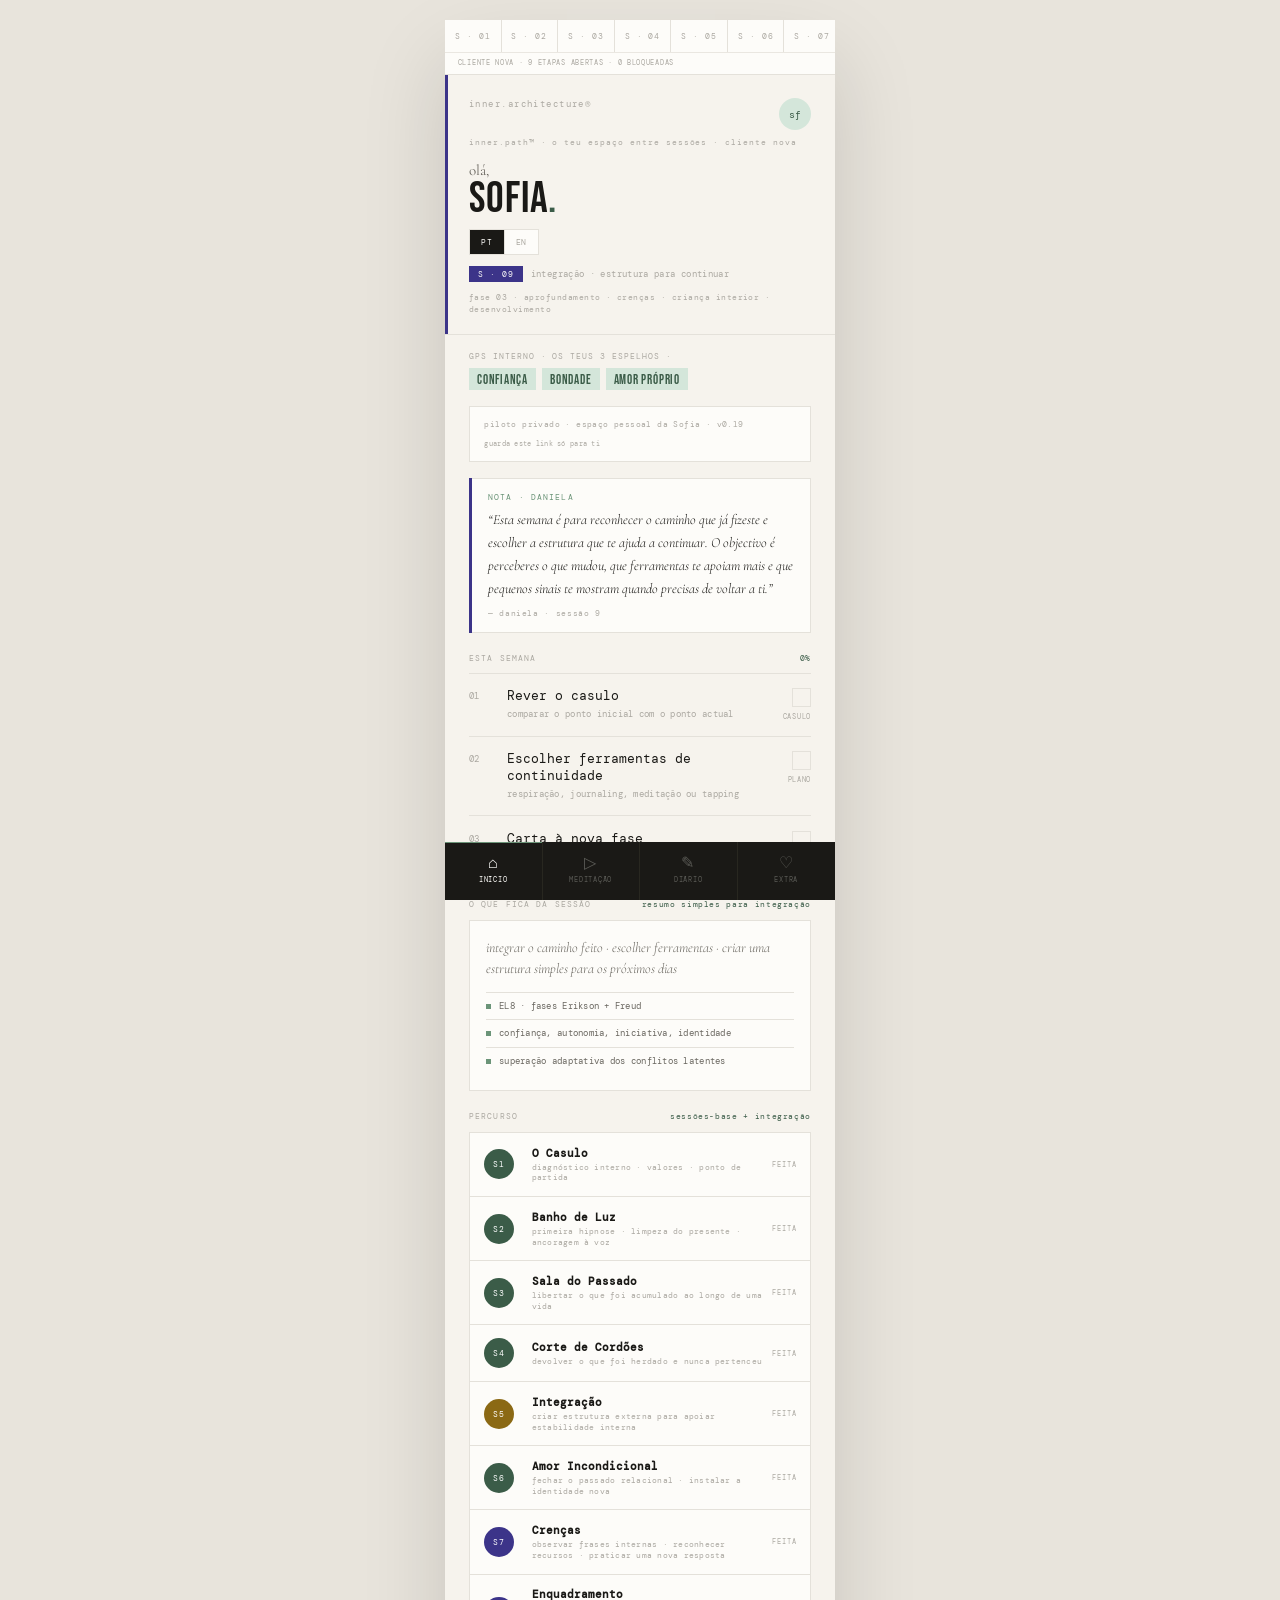
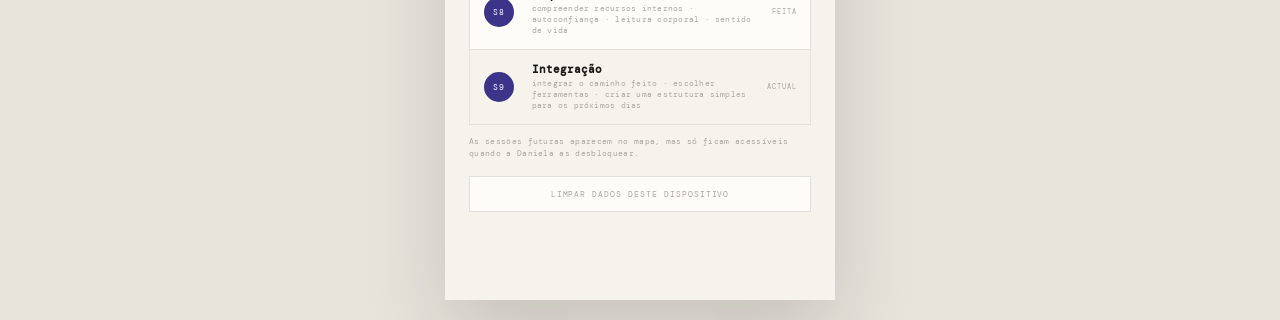
<file: index.html>
<!DOCTYPE html>
<html lang="pt">
<head>
  <meta charset="UTF-8" />
  <meta name="viewport" content="width=device-width, initial-scale=1.0" />
  <meta name="robots" content="noindex, nofollow" />
  <title>inner.path™ · Sofia v0.19</title>
  <link rel="preconnect" href="https://fonts.googleapis.com" />
  <link rel="preconnect" href="https://fonts.gstatic.com" crossorigin />
  <link href="https://fonts.googleapis.com/css2?family=Bebas+Neue&family=DM+Mono:wght@300;400&family=Cormorant+Garamond:ital,wght@0,300;0,400;1,300;1,400&display=swap" rel="stylesheet" />
  <link rel="stylesheet" href="style.css" />
</head>
<body>
  <main class="shell" id="app" aria-live="polite"></main>
  <script src="data.js?v=19"></script>
  <script src="app.js"></script>
</body>
</html>
</file>
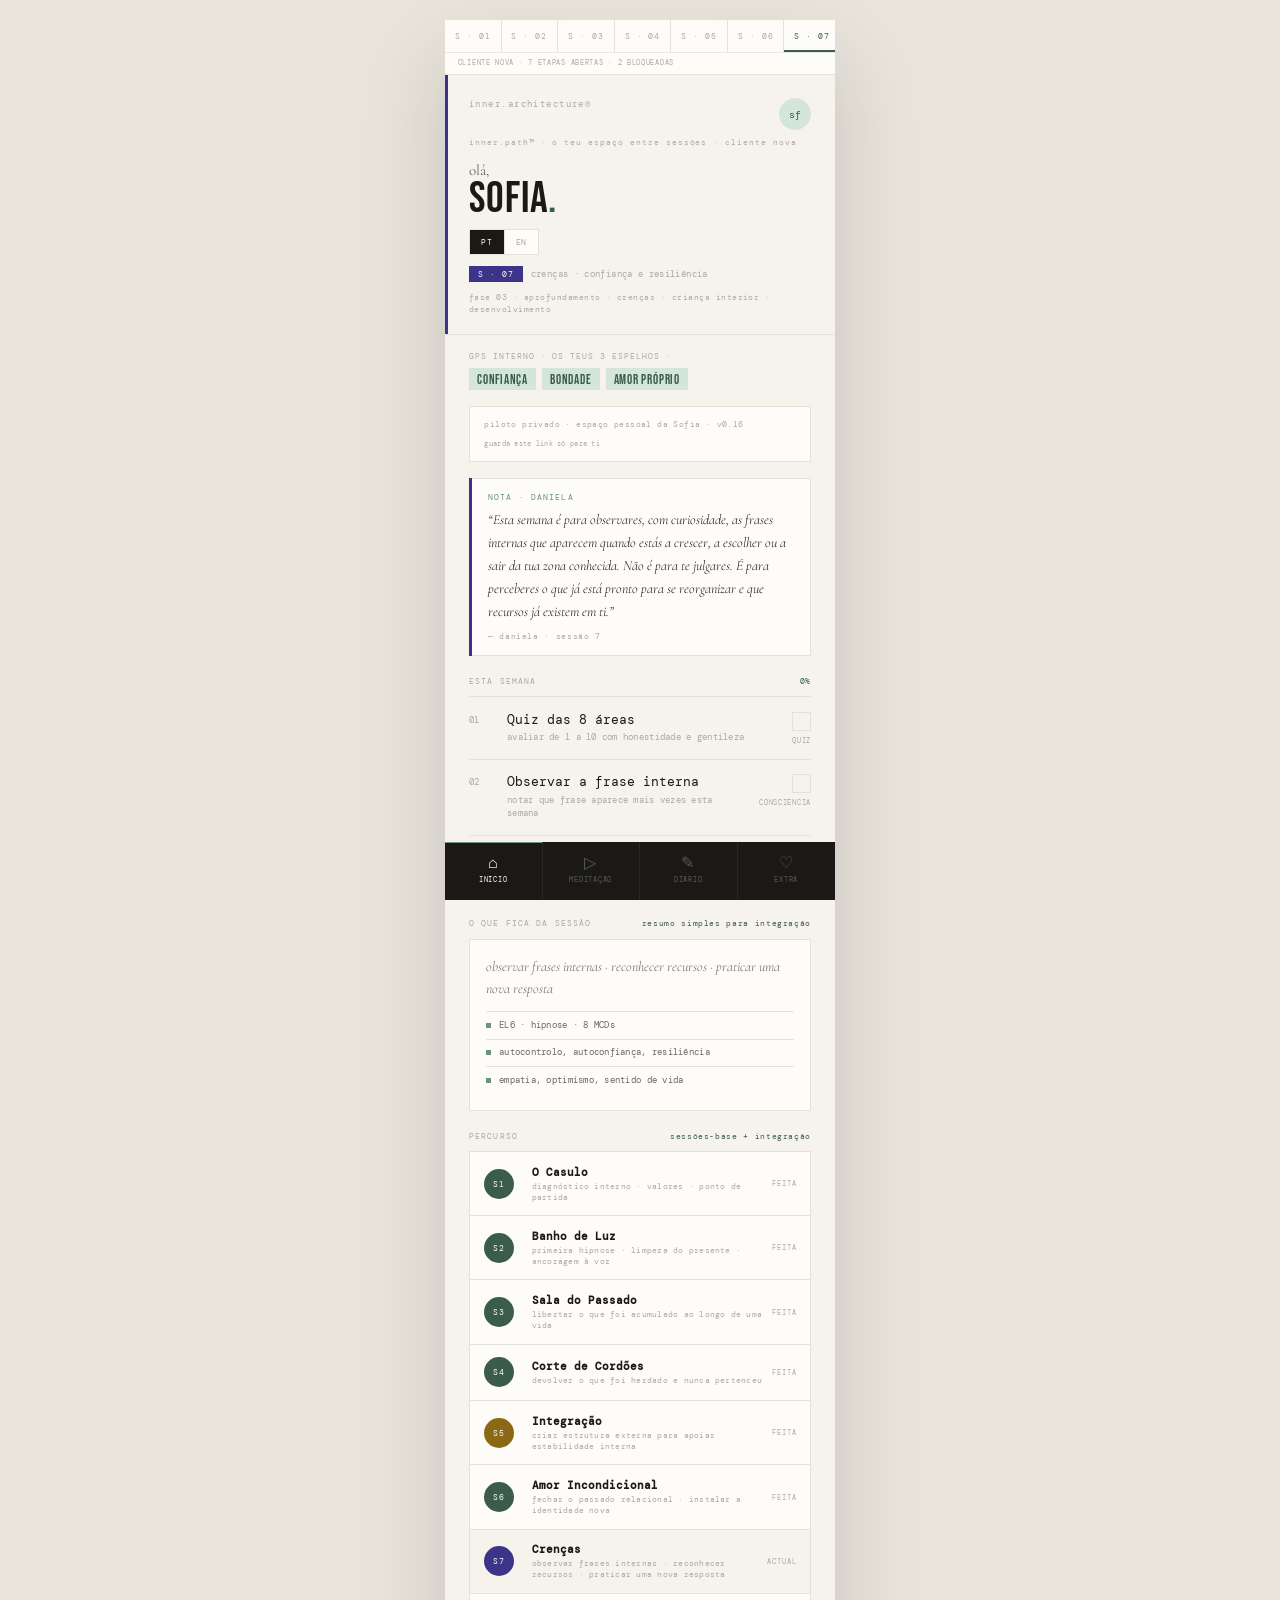
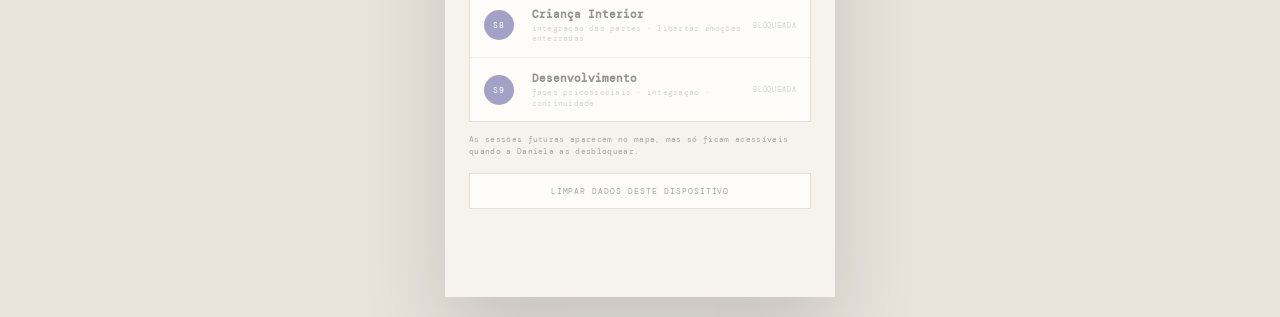
<file: inner_path_v015_sofia_only/index.html>
<!DOCTYPE html>
<html lang="pt">
<head>
  <meta charset="UTF-8" />
  <meta name="viewport" content="width=device-width, initial-scale=1.0" />
  <meta name="robots" content="noindex, nofollow" />
  <title>inner.path™ · Sofia v0.15</title>
  <link rel="preconnect" href="https://fonts.googleapis.com" />
  <link rel="preconnect" href="https://fonts.gstatic.com" crossorigin />
  <link href="https://fonts.googleapis.com/css2?family=Bebas+Neue&family=DM+Mono:wght@300;400&family=Cormorant+Garamond:ital,wght@0,300;0,400;1,300;1,400&display=swap" rel="stylesheet" />
  <link rel="stylesheet" href="style.css" />
</head>
<body>
  <main class="shell" id="app" aria-live="polite"></main>
<script src="data.js?v=16"></script>  <script src="app.js"></script>
</body>
</html>
</file>
<file: style.css>
* { box-sizing: border-box; margin: 0; padding: 0; }
:root {
  --ink: #1A1916;
  --ink-mid: #6A6760;
  --ink-faint: #ABA8A1;
  --ink-ghost: #E4E1DA;
  --paper: #F6F3ED;
  --paper-white: #FDFCF9;
  --moss: #3B5C48;
  --moss-light: #D4E6DA;
  --moss-mid: #6B9478;
  --gold: #8B6914;
  --gold-light: #F5EDD4;
  --deep: #3C3489;
  --deep-light: #EEEDFE;
  --mono: 'DM Mono', monospace;
  --serif: 'Cormorant Garamond', serif;
  --display: 'Bebas Neue', sans-serif;
}

html { background: #E8E4DC; }
body {
  min-height: 100vh;
  display: flex;
  justify-content: center;
  padding: 1.25rem .65rem;
  background: #E8E4DC;
  color: var(--ink);
  font-family: var(--mono);
}
button, textarea, input { font: inherit; }
button { border: 0; background: none; color: inherit; cursor: pointer; }
button:disabled { cursor: default; }

.shell {
  width: min(100%, 390px);
  min-height: 820px;
  background: var(--paper);
  box-shadow: 0 40px 80px rgba(0,0,0,.14);
  position: relative;
  padding-bottom: 5.5rem;
  overflow: hidden;
}

.top-panel {
  display: block;
  background: var(--paper-white);
  border-bottom: 1px solid var(--ink-ghost);
  position: sticky;
  top: 0;
  z-index: 40;
}
.session-bar {
  display: flex;
  overflow-x: auto;
  scrollbar-width: none;
  scroll-snap-type: x proximity;
  -webkit-overflow-scrolling: touch;
}
.session-bar::-webkit-scrollbar { display: none; }
.session-tab {
  flex: 0 0 auto;
  min-width: 55px;
  scroll-snap-align: start;
  padding: .68rem .62rem;
  border-right: 1px solid var(--ink-ghost);
  font-size: 8px;
  letter-spacing: .12em;
  text-transform: uppercase;
  color: var(--ink-faint);
  position: relative;
}
.session-tab.is-active { color: var(--moss); }
.session-tab.is-active::after {
  content: "";
  position: absolute;
  left: 0;
  right: 0;
  bottom: 0;
  height: 2px;
  background: var(--moss);
}
.session-tab.is-current { color: var(--moss); }
.session-tab.is-locked { color: #d0ccc3; }
.session-drag-hint {
  padding: .35rem .8rem .42rem;
  border-top: 1px solid rgba(228,225,218,.75);
  color: var(--ink-faint);
  font-size: 7px;
  letter-spacing: .1em;
  text-transform: uppercase;
}
.language-toggle {
  display: inline-flex;
  border: 1px solid var(--ink-ghost);
  background: var(--paper-white);
}
.language-toggle button {
  padding: .43rem .6rem;
  min-width: 34px;
  font-size: 8px;
  letter-spacing: .08em;
  color: var(--ink-faint);
}
.language-toggle button + button { border-left: 1px solid var(--ink-ghost); }
.language-toggle button.is-active {
  background: var(--ink);
  color: var(--paper-white);
}
.header-language {
  margin-top: .6rem;
  margin-bottom: .25rem;
}

.header {
  padding: 1.45rem 1.5rem 1.15rem;
  border-bottom: 1px solid var(--ink-ghost);
  position: relative;
}
.header::before {
  content: "";
  position: absolute;
  left: 0;
  top: 0;
  bottom: 0;
  width: 3px;
  background: var(--moss);
}
.header.phase-integration::before { background: var(--gold); }
.header.phase-deep::before { background: var(--deep); }
.header-top { display: flex; justify-content: space-between; align-items: flex-start; margin-bottom: .45rem; }
.logo { font-size: 9px; letter-spacing: .16em; color: var(--ink-faint); text-transform: lowercase; }
.avatar {
  width: 32px;
  height: 32px;
  border-radius: 50%;
  display: flex;
  align-items: center;
  justify-content: center;
  background: var(--moss-light);
  color: var(--moss);
  font-size: 10px;
  text-transform: lowercase;
}
.product-line { font-size: 8px; letter-spacing: .12em; color: var(--ink-faint); text-transform: lowercase; margin-bottom: .85rem; }
.greeting-small { font-family: var(--serif); font-size: 15px; color: var(--ink-mid); }
.greeting-name {
  font-family: var(--display);
  font-size: 44px;
  line-height: .92;
  letter-spacing: .02em;
  font-weight: 400;
}
.greeting-name span { color: var(--moss); }
.week-tag { display: flex; gap: 8px; align-items: center; margin-top: .45rem; }
.week-pill { color: var(--paper-white); padding: 3px 9px; font-size: 8px; letter-spacing: .12em; text-transform: uppercase; background: var(--moss); }
.week-pill.phase-integration { background: var(--gold); }
.week-pill.phase-deep { background: var(--deep); }
.week-label { color: var(--ink-faint); font-size: 9px; letter-spacing: .04em; }
.phase-line-text { margin-top: .65rem; color: var(--ink-faint); font-size: 8px; letter-spacing: .06em; line-height: 1.45; text-transform: lowercase; }

.values-strip { margin: 1rem 1.5rem 0; }
.values-label { display: block; margin-bottom: .45rem; color: var(--ink-faint); font-size: 8px; letter-spacing: .12em; text-transform: uppercase; }
.values-list { display: flex; flex-wrap: wrap; gap: 6px; }
.value-pill { background: var(--moss-light); color: var(--moss); font-family: var(--display); font-size: 13px; letter-spacing: .06em; padding: 4px 8px 2px; text-transform: uppercase; }

.notice { margin: 1rem 1.5rem 0; padding: .7rem .9rem; background: var(--paper-white); border: 1px solid var(--ink-ghost); color: var(--ink-faint); font-size: 8px; letter-spacing: .05em; line-height: 1.5; }
.preview-note {
  background: var(--gold-light);
  border: 1px solid rgba(139,105,20,.25);
  padding: .75rem .9rem;
  display: flex;
  flex-direction: column;
  gap: .25rem;
}
.preview-note strong {
  color: var(--gold);
  font-size: 8px;
  letter-spacing: .14em;
  text-transform: uppercase;
}
.preview-note span {
  color: var(--ink-mid);
  font-size: 9px;
  line-height: 1.45;
  letter-spacing: .03em;
}
.message-banner { margin: 1rem 1.5rem 0; display: grid; grid-template-columns: 3px 1fr; }
.message-bar { background: var(--moss); }
.message-bar.phase-integration { background: var(--gold); }
.message-bar.phase-deep { background: var(--deep); }
.message-body { padding: .85rem 1rem; background: var(--paper-white); border: 1px solid var(--ink-ghost); border-left: 0; }
.message-label { margin-bottom: .35rem; color: var(--moss-mid); font-size: 8px; letter-spacing: .14em; text-transform: uppercase; }
.message-text { font-family: var(--serif); font-size: 14px; font-style: italic; font-weight: 300; line-height: 1.65; color: var(--ink); }
.message-signature { margin-top: .5rem; color: var(--ink-faint); font-size: 8px; letter-spacing: .08em; }

.section { margin: 1.25rem 1.5rem 0; }
.last-section { margin-bottom: 1rem; }
.section-head { display: flex; justify-content: space-between; gap: 1rem; align-items: baseline; margin-bottom: .65rem; }
.section-label { color: var(--ink-faint); font-size: 8px; letter-spacing: .14em; text-transform: uppercase; }
.section-value { color: var(--moss); font-size: 8px; letter-spacing: .08em; text-transform: lowercase; text-align: right; }

.empty-card, .extra-card, .journal-card, .info-card, .memory-card, .timeline-card, .breath-card {
  background: var(--paper-white);
  border: 1px solid var(--ink-ghost);
}
.empty-card { padding: 1rem; }
.empty-title { font-family: var(--display); font-size: 22px; letter-spacing: .05em; margin-bottom: .35rem; }
.empty-card p, .extra-card p, .breath-card p { font-family: var(--serif); font-size: 14px; font-weight: 300; line-height: 1.65; color: var(--ink-mid); }

.audio-shortcut {
  width: 100%;
  display: grid;
  grid-template-columns: 1fr auto;
  gap: 1rem;
  align-items: center;
  padding: 1rem;
  background: var(--ink);
  color: var(--paper-white);
  text-align: left;
}
.audio-shortcut-kicker, .audio-shortcut-detail { display: block; color: #6f6d67; font-size: 8px; letter-spacing: .12em; text-transform: uppercase; }
.audio-shortcut-title { display: block; font-family: var(--display); font-size: 22px; line-height: 1; letter-spacing: .05em; margin: .25rem 0; }
.audio-shortcut-play { border: 1px solid var(--moss-mid); border-radius: 50%; width: 46px; height: 46px; display: flex; align-items: center; justify-content: center; color: var(--moss-light); font-size: 8px; letter-spacing: .1em; text-transform: uppercase; }
.audio-card { background: var(--ink); padding: 1.1rem; color: var(--paper-white); }
.audio-kicker, .extra-kicker { color: var(--moss-mid); font-size: 8px; letter-spacing: .14em; text-transform: uppercase; margin-bottom: .55rem; }
.audio-card h2, .extra-card h2, .breath-card h2 { font-family: var(--display); font-size: 24px; line-height: 1; letter-spacing: .05em; margin-bottom: .35rem; font-weight: 400; }
.audio-card p { color: #77746d; font-size: 9px; letter-spacing: .06em; margin-bottom: .85rem; }
.spotify-player { border-radius: 0; background: #000; }

.task-list { border-top: 1px solid var(--ink-ghost); }
.task-card {
  width: 100%;
  display: grid;
  grid-template-columns: 28px 1fr auto;
  gap: 10px;
  align-items: start;
  padding: .9rem 0;
  border-bottom: 1px solid var(--ink-ghost);
  text-align: left;
}
.task-num { color: var(--ink-faint); font-size: 9px; padding-top: 2px; }
.task-title { display: block; font-size: 13px; color: var(--ink); margin-bottom: 3px; line-height: 1.3; }
.task-detail { display: block; color: var(--ink-faint); font-size: 9px; letter-spacing: .03em; line-height: 1.45; }
.task-meta { display: flex; flex-direction: column; align-items: flex-end; gap: 5px; }
.task-check { width: 19px; height: 19px; border: 1px solid var(--ink-ghost); display: flex; align-items: center; justify-content: center; color: transparent; transition: all .2s; }
.task-type { color: var(--ink-faint); font-size: 7px; letter-spacing: .1em; text-transform: uppercase; }
.task-card.is-done .task-check { color: white; background: var(--moss); border-color: var(--moss); }
.task-card.is-done .task-title { color: var(--ink-faint); text-decoration: line-through; }

.memory-card { padding: 1rem; }
.memory-title { font-family: var(--serif); font-size: 14px; font-style: italic; font-weight: 300; line-height: 1.55; color: var(--ink-mid); margin-bottom: .75rem; }
.mini-item { display: flex; align-items: flex-start; gap: 8px; padding: .42rem 0; border-top: 1px solid var(--ink-ghost); color: var(--ink-mid); font-size: 9px; letter-spacing: .03em; line-height: 1.45; }
.mini-item span { width: 5px; height: 5px; margin-top: 4px; flex: 0 0 auto; background: var(--moss-mid); }

.info-card { padding: 1rem; }
.info-intro { font-family: var(--serif); font-style: italic; font-weight: 300; font-size: 14px; margin-bottom: .8rem; color: var(--ink); }
.info-row { display: grid; grid-template-columns: 8px 1fr; gap: 9px; padding: .55rem 0; border-top: 1px solid var(--ink-ghost); }
.info-row > span { width: 6px; height: 6px; border: 1px solid var(--moss-mid); background: var(--moss-light); margin-top: 4px; }
.info-row strong { display: block; font-size: 10px; color: var(--ink-mid); letter-spacing: .03em; margin-bottom: 2px; }
.info-row small { display: block; font-size: 9px; color: var(--ink-faint); letter-spacing: .03em; line-height: 1.45; }

.journal-card { padding: 1rem; }
.journal-question { display: block; font-family: var(--serif); font-style: italic; font-size: 15px; font-weight: 300; line-height: 1.5; color: var(--ink); margin-bottom: .55rem; }
.journal-area { width: 100%; border: 0; border-bottom: 1px solid var(--ink-ghost); background: transparent; outline: 0; resize: vertical; min-height: 90px; margin-bottom: 1.1rem; padding: .2rem 0 .55rem; font-family: var(--serif); font-style: italic; font-size: 14px; line-height: 1.6; color: var(--ink); }
.journal-area::placeholder { color: var(--ink-faint); }

.extra-card, .breath-card { padding: 1rem; }
.tap-list { display: grid; gap: 6px; margin-top: .85rem; }
.tap-point { display: grid; grid-template-columns: 30px 1fr; gap: 8px; align-items: center; padding: .65rem .7rem; border: 1px solid var(--ink-ghost); text-align: left; font-size: 10px; color: var(--ink-mid); text-transform: lowercase; }
.tap-point span { color: var(--ink-faint); }
.tap-point.is-done { background: var(--moss-light); border-color: var(--moss-light); color: var(--moss); }

.breath-card { text-align: center; background: var(--ink); color: var(--paper-white); border-color: var(--ink); }
.breath-card p { color: #77746d; }
.breath-circle { width: 96px; height: 96px; border-radius: 50%; border: 1px solid #3A3A35; color: #77746d; margin: 1rem auto .85rem; display: flex; align-items: center; justify-content: center; font-size: 9px; letter-spacing: .12em; text-transform: uppercase; transition: all .4s; }
.breath-circle.inhale { transform: scale(1.12); border-color: var(--moss-mid); color: var(--moss-light); background: rgba(59,92,72,.14); }
.breath-days { display: flex; gap: 5px; justify-content: center; flex-wrap: wrap; }
.breath-day { width: 28px; height: 28px; border: 1px solid #3A3A35; color: #77746d; font-size: 8px; }
.breath-day.is-done { background: var(--moss); border-color: var(--moss); color: white; }

.radar-wrap { display: flex; justify-content: center; margin: 1rem 0; padding: .5rem; background: var(--paper); border: 1px solid var(--ink-ghost); }
#casulo-radar { width: 220px; height: 220px; }
.radar-grid circle, .radar-grid line { fill: none; stroke: var(--ink-ghost); stroke-width: .8; }
.radar-shape { fill: rgba(59,92,72,.22); stroke: var(--moss); stroke-width: 1.5; }
.radar-center { fill: var(--moss); }
.slider-list { display: grid; gap: .65rem; margin-top: .85rem; }
.slider-row { display: grid; grid-template-columns: 1fr 100px 24px; gap: 8px; align-items: center; font-size: 8px; letter-spacing: .05em; color: var(--ink-mid); text-transform: uppercase; }
.slider-row input { width: 100%; accent-color: var(--moss); }
.slider-row strong { color: var(--moss); text-align: right; font-size: 9px; }
.photo-note { margin-top: 1rem; padding: .75rem; border: 1px solid var(--ink-ghost); background: var(--paper); }
.photo-note strong { display: block; font-size: 8px; letter-spacing: .12em; text-transform: uppercase; color: var(--moss); margin-bottom: .3rem; }
.photo-note span, .mini-note { display: block; color: var(--ink-faint); font-size: 8px; letter-spacing: .04em; line-height: 1.55; }

.phrase-grid { display: grid; grid-template-columns: 1fr 1fr; gap: 7px; margin-top: .9rem; }
.phrase-btn { border: 1px solid var(--ink-ghost); padding: .8rem .5rem; font-family: var(--serif); font-size: 15px; font-style: italic; color: var(--ink-mid); }
.phrase-btn.is-done { background: var(--moss-light); border-color: var(--moss-light); color: var(--moss); }
.continuity-grid { display: grid; grid-template-columns: repeat(6, 1fr); gap: 5px; margin-top: 1rem; }
.day-cell { aspect-ratio: 1 / 1; border: 1px solid var(--ink-ghost); color: var(--ink-faint); font-size: 8px; }
.day-cell.is-done { background: var(--moss); border-color: var(--moss); color: white; }

.timeline-card { overflow: hidden; }
.timeline-item { width: 100%; display: grid; grid-template-columns: 38px 1fr auto; gap: 10px; align-items: center; padding: .8rem .85rem; border-bottom: 1px solid var(--ink-ghost); text-align: left; background: var(--paper-white); }
.timeline-item:last-child { border-bottom: 0; }
.timeline-item.locked { opacity: .45; }
.timeline-item.is-active { background: var(--paper); }
.timeline-dot { width: 30px; height: 30px; border-radius: 50%; display: flex; align-items: center; justify-content: center; background: var(--moss); color: white; font-size: 8px; letter-spacing: .05em; }
.timeline-dot.phase-integration { background: var(--gold); }
.timeline-dot.phase-deep { background: var(--deep); }
.timeline-copy strong { display: block; font-size: 11px; color: var(--ink); margin-bottom: 2px; }
.timeline-copy small { display: block; font-size: 8px; color: var(--ink-faint); letter-spacing: .03em; line-height: 1.35; }
.timeline-status { color: var(--ink-faint); font-size: 7px; letter-spacing: .12em; text-transform: uppercase; }
.timeline-card + .mini-note { margin-top: .65rem; }

.clear-section { margin-top: .9rem; }
.clear-btn { width: 100%; border: 1px solid var(--ink-ghost); padding: .75rem .5rem; color: var(--ink-faint); font-size: 8px; letter-spacing: .12em; text-transform: uppercase; background: var(--paper-white); }

.bottom-nav {
  position: fixed;
  left: 50%;
  bottom: 0;
  transform: translateX(-50%);
  width: min(100%, 390px);
  display: grid;
  grid-template-columns: repeat(4,1fr);
  background: var(--ink);
  z-index: 80;
}
.nav-button { padding: .8rem .2rem 1rem; color: #5A5A55; border-right: 1px solid #282720; font-size: 7px; letter-spacing: .11em; text-transform: uppercase; display: flex; flex-direction: column; gap: 4px; align-items: center; }
.nav-button:last-child { border-right: 0; }
.nav-button span { font-size: 16px; line-height: 1; }
.nav-button.is-active { color: var(--paper-white); box-shadow: inset 0 1px 0 var(--moss-mid); }

@media (max-width: 420px) {
  body { padding: 0; }
  .shell { width: 100%; min-height: 100vh; box-shadow: none; }
  .bottom-nav { width: 100%; }
}

.sub-block {
  margin-top: 1rem;
  padding-top: 1rem;
  border-top: 1px solid var(--ink-ghost);
}
.sub-block h3 {
  font-size: 8px;
  letter-spacing: .14em;
  text-transform: uppercase;
  color: var(--moss);
  margin-bottom: .6rem;
  font-weight: 400;
}
.continuity-card .sub-block h3 { color: var(--deep); }
.journal-area.compact { margin-top: .35rem; margin-bottom: 0; }

/* v0.8 · dois modos de entrada */
.notice-line { margin-bottom: .55rem; }
.client-switcher { display: flex; gap: 6px; flex-wrap: wrap; }
.client-chip {
  border: 1px solid var(--ink-ghost);
  background: var(--paper);
  color: var(--ink-faint);
  padding: .45rem .55rem;
  font-size: 7px;
  letter-spacing: .1em;
  text-transform: uppercase;
}
.client-chip.is-active {
  background: var(--ink);
  border-color: var(--ink);
  color: var(--paper-white);
}
.phrase-static {
  border: 1px solid var(--ink-ghost);
  padding: .8rem .5rem;
  font-family: var(--serif);
  font-size: 15px;
  font-style: italic;
  color: var(--ink-mid);
  background: var(--paper);
  line-height: 1.25;
}
.first-sub-block { margin-top: 0; padding-top: 0; border-top: 0; }
.reconnect-card .sub-block h3 { color: var(--gold); }

.sub-help { font-family: var(--mono); font-size: 9px; letter-spacing: .03em; line-height: 1.55; color: var(--ink-faint); margin: -.2rem 0 .75rem; }
.inner-photo-block { margin: 1rem 0 1.2rem; padding: 1rem; border: 1px solid var(--ink-ghost); background: var(--paper-white); }
.photo-upload-box { display: flex; min-height: 132px; border: 1px dashed var(--ink-ghost); align-items: center; justify-content: center; flex-direction: column; gap: .5rem; cursor: pointer; color: var(--ink-faint); font-family: var(--mono); font-size: 9px; letter-spacing: .08em; text-transform: uppercase; overflow: hidden; position: relative; }
.photo-upload-box input { display: none; }
.photo-upload-box img { display: none; max-width: 100%; max-height: 220px; object-fit: contain; }
.photo-upload-box img.is-visible { display: block; }
.inner-photo-block small { display: block; margin-top: .55rem; font-family: var(--mono); font-size: 8px; line-height: 1.5; letter-spacing: .04em; color: var(--ink-faint); }

.client-link-line {
  margin-top: 0.55rem;
  font-family: var(--mono);
  font-size: 7px;
  line-height: 1.45;
  letter-spacing: .04em;
  color: var(--ink-faint);
  word-break: break-all;
}
</file>
<file: inner_path_v015_sofia_only/style.css>
* { box-sizing: border-box; margin: 0; padding: 0; }
:root {
  --ink: #1A1916;
  --ink-mid: #6A6760;
  --ink-faint: #ABA8A1;
  --ink-ghost: #E4E1DA;
  --paper: #F6F3ED;
  --paper-white: #FDFCF9;
  --moss: #3B5C48;
  --moss-light: #D4E6DA;
  --moss-mid: #6B9478;
  --gold: #8B6914;
  --gold-light: #F5EDD4;
  --deep: #3C3489;
  --deep-light: #EEEDFE;
  --mono: 'DM Mono', monospace;
  --serif: 'Cormorant Garamond', serif;
  --display: 'Bebas Neue', sans-serif;
}

html { background: #E8E4DC; }
body {
  min-height: 100vh;
  display: flex;
  justify-content: center;
  padding: 1.25rem .65rem;
  background: #E8E4DC;
  color: var(--ink);
  font-family: var(--mono);
}
button, textarea, input { font: inherit; }
button { border: 0; background: none; color: inherit; cursor: pointer; }
button:disabled { cursor: default; }

.shell {
  width: min(100%, 390px);
  min-height: 820px;
  background: var(--paper);
  box-shadow: 0 40px 80px rgba(0,0,0,.14);
  position: relative;
  padding-bottom: 5.5rem;
  overflow: hidden;
}

.top-panel {
  display: block;
  background: var(--paper-white);
  border-bottom: 1px solid var(--ink-ghost);
  position: sticky;
  top: 0;
  z-index: 40;
}
.session-bar {
  display: flex;
  overflow-x: auto;
  scrollbar-width: none;
  scroll-snap-type: x proximity;
  -webkit-overflow-scrolling: touch;
}
.session-bar::-webkit-scrollbar { display: none; }
.session-tab {
  flex: 0 0 auto;
  min-width: 55px;
  scroll-snap-align: start;
  padding: .68rem .62rem;
  border-right: 1px solid var(--ink-ghost);
  font-size: 8px;
  letter-spacing: .12em;
  text-transform: uppercase;
  color: var(--ink-faint);
  position: relative;
}
.session-tab.is-active { color: var(--moss); }
.session-tab.is-active::after {
  content: "";
  position: absolute;
  left: 0;
  right: 0;
  bottom: 0;
  height: 2px;
  background: var(--moss);
}
.session-tab.is-current { color: var(--moss); }
.session-tab.is-locked { color: #d0ccc3; }
.session-drag-hint {
  padding: .35rem .8rem .42rem;
  border-top: 1px solid rgba(228,225,218,.75);
  color: var(--ink-faint);
  font-size: 7px;
  letter-spacing: .1em;
  text-transform: uppercase;
}
.language-toggle {
  display: inline-flex;
  border: 1px solid var(--ink-ghost);
  background: var(--paper-white);
}
.language-toggle button {
  padding: .43rem .6rem;
  min-width: 34px;
  font-size: 8px;
  letter-spacing: .08em;
  color: var(--ink-faint);
}
.language-toggle button + button { border-left: 1px solid var(--ink-ghost); }
.language-toggle button.is-active {
  background: var(--ink);
  color: var(--paper-white);
}
.header-language {
  margin-top: .6rem;
  margin-bottom: .25rem;
}

.header {
  padding: 1.45rem 1.5rem 1.15rem;
  border-bottom: 1px solid var(--ink-ghost);
  position: relative;
}
.header::before {
  content: "";
  position: absolute;
  left: 0;
  top: 0;
  bottom: 0;
  width: 3px;
  background: var(--moss);
}
.header.phase-integration::before { background: var(--gold); }
.header.phase-deep::before { background: var(--deep); }
.header-top { display: flex; justify-content: space-between; align-items: flex-start; margin-bottom: .45rem; }
.logo { font-size: 9px; letter-spacing: .16em; color: var(--ink-faint); text-transform: lowercase; }
.avatar {
  width: 32px;
  height: 32px;
  border-radius: 50%;
  display: flex;
  align-items: center;
  justify-content: center;
  background: var(--moss-light);
  color: var(--moss);
  font-size: 10px;
  text-transform: lowercase;
}
.product-line { font-size: 8px; letter-spacing: .12em; color: var(--ink-faint); text-transform: lowercase; margin-bottom: .85rem; }
.greeting-small { font-family: var(--serif); font-size: 15px; color: var(--ink-mid); }
.greeting-name {
  font-family: var(--display);
  font-size: 44px;
  line-height: .92;
  letter-spacing: .02em;
  font-weight: 400;
}
.greeting-name span { color: var(--moss); }
.week-tag { display: flex; gap: 8px; align-items: center; margin-top: .45rem; }
.week-pill { color: var(--paper-white); padding: 3px 9px; font-size: 8px; letter-spacing: .12em; text-transform: uppercase; background: var(--moss); }
.week-pill.phase-integration { background: var(--gold); }
.week-pill.phase-deep { background: var(--deep); }
.week-label { color: var(--ink-faint); font-size: 9px; letter-spacing: .04em; }
.phase-line-text { margin-top: .65rem; color: var(--ink-faint); font-size: 8px; letter-spacing: .06em; line-height: 1.45; text-transform: lowercase; }

.values-strip { margin: 1rem 1.5rem 0; }
.values-label { display: block; margin-bottom: .45rem; color: var(--ink-faint); font-size: 8px; letter-spacing: .12em; text-transform: uppercase; }
.values-list { display: flex; flex-wrap: wrap; gap: 6px; }
.value-pill { background: var(--moss-light); color: var(--moss); font-family: var(--display); font-size: 13px; letter-spacing: .06em; padding: 4px 8px 2px; text-transform: uppercase; }

.notice { margin: 1rem 1.5rem 0; padding: .7rem .9rem; background: var(--paper-white); border: 1px solid var(--ink-ghost); color: var(--ink-faint); font-size: 8px; letter-spacing: .05em; line-height: 1.5; }
.preview-note {
  background: var(--gold-light);
  border: 1px solid rgba(139,105,20,.25);
  padding: .75rem .9rem;
  display: flex;
  flex-direction: column;
  gap: .25rem;
}
.preview-note strong {
  color: var(--gold);
  font-size: 8px;
  letter-spacing: .14em;
  text-transform: uppercase;
}
.preview-note span {
  color: var(--ink-mid);
  font-size: 9px;
  line-height: 1.45;
  letter-spacing: .03em;
}
.message-banner { margin: 1rem 1.5rem 0; display: grid; grid-template-columns: 3px 1fr; }
.message-bar { background: var(--moss); }
.message-bar.phase-integration { background: var(--gold); }
.message-bar.phase-deep { background: var(--deep); }
.message-body { padding: .85rem 1rem; background: var(--paper-white); border: 1px solid var(--ink-ghost); border-left: 0; }
.message-label { margin-bottom: .35rem; color: var(--moss-mid); font-size: 8px; letter-spacing: .14em; text-transform: uppercase; }
.message-text { font-family: var(--serif); font-size: 14px; font-style: italic; font-weight: 300; line-height: 1.65; color: var(--ink); }
.message-signature { margin-top: .5rem; color: var(--ink-faint); font-size: 8px; letter-spacing: .08em; }

.section { margin: 1.25rem 1.5rem 0; }
.last-section { margin-bottom: 1rem; }
.section-head { display: flex; justify-content: space-between; gap: 1rem; align-items: baseline; margin-bottom: .65rem; }
.section-label { color: var(--ink-faint); font-size: 8px; letter-spacing: .14em; text-transform: uppercase; }
.section-value { color: var(--moss); font-size: 8px; letter-spacing: .08em; text-transform: lowercase; text-align: right; }

.empty-card, .extra-card, .journal-card, .info-card, .memory-card, .timeline-card, .breath-card {
  background: var(--paper-white);
  border: 1px solid var(--ink-ghost);
}
.empty-card { padding: 1rem; }
.empty-title { font-family: var(--display); font-size: 22px; letter-spacing: .05em; margin-bottom: .35rem; }
.empty-card p, .extra-card p, .breath-card p { font-family: var(--serif); font-size: 14px; font-weight: 300; line-height: 1.65; color: var(--ink-mid); }

.audio-shortcut {
  width: 100%;
  display: grid;
  grid-template-columns: 1fr auto;
  gap: 1rem;
  align-items: center;
  padding: 1rem;
  background: var(--ink);
  color: var(--paper-white);
  text-align: left;
}
.audio-shortcut-kicker, .audio-shortcut-detail { display: block; color: #6f6d67; font-size: 8px; letter-spacing: .12em; text-transform: uppercase; }
.audio-shortcut-title { display: block; font-family: var(--display); font-size: 22px; line-height: 1; letter-spacing: .05em; margin: .25rem 0; }
.audio-shortcut-play { border: 1px solid var(--moss-mid); border-radius: 50%; width: 46px; height: 46px; display: flex; align-items: center; justify-content: center; color: var(--moss-light); font-size: 8px; letter-spacing: .1em; text-transform: uppercase; }
.audio-card { background: var(--ink); padding: 1.1rem; color: var(--paper-white); }
.audio-kicker, .extra-kicker { color: var(--moss-mid); font-size: 8px; letter-spacing: .14em; text-transform: uppercase; margin-bottom: .55rem; }
.audio-card h2, .extra-card h2, .breath-card h2 { font-family: var(--display); font-size: 24px; line-height: 1; letter-spacing: .05em; margin-bottom: .35rem; font-weight: 400; }
.audio-card p { color: #77746d; font-size: 9px; letter-spacing: .06em; margin-bottom: .85rem; }
.spotify-player { border-radius: 0; background: #000; }

.task-list { border-top: 1px solid var(--ink-ghost); }
.task-card {
  width: 100%;
  display: grid;
  grid-template-columns: 28px 1fr auto;
  gap: 10px;
  align-items: start;
  padding: .9rem 0;
  border-bottom: 1px solid var(--ink-ghost);
  text-align: left;
}
.task-num { color: var(--ink-faint); font-size: 9px; padding-top: 2px; }
.task-title { display: block; font-size: 13px; color: var(--ink); margin-bottom: 3px; line-height: 1.3; }
.task-detail { display: block; color: var(--ink-faint); font-size: 9px; letter-spacing: .03em; line-height: 1.45; }
.task-meta { display: flex; flex-direction: column; align-items: flex-end; gap: 5px; }
.task-check { width: 19px; height: 19px; border: 1px solid var(--ink-ghost); display: flex; align-items: center; justify-content: center; color: transparent; transition: all .2s; }
.task-type { color: var(--ink-faint); font-size: 7px; letter-spacing: .1em; text-transform: uppercase; }
.task-card.is-done .task-check { color: white; background: var(--moss); border-color: var(--moss); }
.task-card.is-done .task-title { color: var(--ink-faint); text-decoration: line-through; }

.memory-card { padding: 1rem; }
.memory-title { font-family: var(--serif); font-size: 14px; font-style: italic; font-weight: 300; line-height: 1.55; color: var(--ink-mid); margin-bottom: .75rem; }
.mini-item { display: flex; align-items: flex-start; gap: 8px; padding: .42rem 0; border-top: 1px solid var(--ink-ghost); color: var(--ink-mid); font-size: 9px; letter-spacing: .03em; line-height: 1.45; }
.mini-item span { width: 5px; height: 5px; margin-top: 4px; flex: 0 0 auto; background: var(--moss-mid); }

.info-card { padding: 1rem; }
.info-intro { font-family: var(--serif); font-style: italic; font-weight: 300; font-size: 14px; margin-bottom: .8rem; color: var(--ink); }
.info-row { display: grid; grid-template-columns: 8px 1fr; gap: 9px; padding: .55rem 0; border-top: 1px solid var(--ink-ghost); }
.info-row > span { width: 6px; height: 6px; border: 1px solid var(--moss-mid); background: var(--moss-light); margin-top: 4px; }
.info-row strong { display: block; font-size: 10px; color: var(--ink-mid); letter-spacing: .03em; margin-bottom: 2px; }
.info-row small { display: block; font-size: 9px; color: var(--ink-faint); letter-spacing: .03em; line-height: 1.45; }

.journal-card { padding: 1rem; }
.journal-question { display: block; font-family: var(--serif); font-style: italic; font-size: 15px; font-weight: 300; line-height: 1.5; color: var(--ink); margin-bottom: .55rem; }
.journal-area { width: 100%; border: 0; border-bottom: 1px solid var(--ink-ghost); background: transparent; outline: 0; resize: vertical; min-height: 90px; margin-bottom: 1.1rem; padding: .2rem 0 .55rem; font-family: var(--serif); font-style: italic; font-size: 14px; line-height: 1.6; color: var(--ink); }
.journal-area::placeholder { color: var(--ink-faint); }

.extra-card, .breath-card { padding: 1rem; }
.tap-list { display: grid; gap: 6px; margin-top: .85rem; }
.tap-point { display: grid; grid-template-columns: 30px 1fr; gap: 8px; align-items: center; padding: .65rem .7rem; border: 1px solid var(--ink-ghost); text-align: left; font-size: 10px; color: var(--ink-mid); text-transform: lowercase; }
.tap-point span { color: var(--ink-faint); }
.tap-point.is-done { background: var(--moss-light); border-color: var(--moss-light); color: var(--moss); }

.breath-card { text-align: center; background: var(--ink); color: var(--paper-white); border-color: var(--ink); }
.breath-card p { color: #77746d; }
.breath-circle { width: 96px; height: 96px; border-radius: 50%; border: 1px solid #3A3A35; color: #77746d; margin: 1rem auto .85rem; display: flex; align-items: center; justify-content: center; font-size: 9px; letter-spacing: .12em; text-transform: uppercase; transition: all .4s; }
.breath-circle.inhale { transform: scale(1.12); border-color: var(--moss-mid); color: var(--moss-light); background: rgba(59,92,72,.14); }
.breath-days { display: flex; gap: 5px; justify-content: center; flex-wrap: wrap; }
.breath-day { width: 28px; height: 28px; border: 1px solid #3A3A35; color: #77746d; font-size: 8px; }
.breath-day.is-done { background: var(--moss); border-color: var(--moss); color: white; }

.radar-wrap { display: flex; justify-content: center; margin: 1rem 0; padding: .5rem; background: var(--paper); border: 1px solid var(--ink-ghost); }
#casulo-radar { width: 220px; height: 220px; }
.radar-grid circle, .radar-grid line { fill: none; stroke: var(--ink-ghost); stroke-width: .8; }
.radar-shape { fill: rgba(59,92,72,.22); stroke: var(--moss); stroke-width: 1.5; }
.radar-center { fill: var(--moss); }
.slider-list { display: grid; gap: .65rem; margin-top: .85rem; }
.slider-row { display: grid; grid-template-columns: 1fr 100px 24px; gap: 8px; align-items: center; font-size: 8px; letter-spacing: .05em; color: var(--ink-mid); text-transform: uppercase; }
.slider-row input { width: 100%; accent-color: var(--moss); }
.slider-row strong { color: var(--moss); text-align: right; font-size: 9px; }
.photo-note { margin-top: 1rem; padding: .75rem; border: 1px solid var(--ink-ghost); background: var(--paper); }
.photo-note strong { display: block; font-size: 8px; letter-spacing: .12em; text-transform: uppercase; color: var(--moss); margin-bottom: .3rem; }
.photo-note span, .mini-note { display: block; color: var(--ink-faint); font-size: 8px; letter-spacing: .04em; line-height: 1.55; }

.phrase-grid { display: grid; grid-template-columns: 1fr 1fr; gap: 7px; margin-top: .9rem; }
.phrase-btn { border: 1px solid var(--ink-ghost); padding: .8rem .5rem; font-family: var(--serif); font-size: 15px; font-style: italic; color: var(--ink-mid); }
.phrase-btn.is-done { background: var(--moss-light); border-color: var(--moss-light); color: var(--moss); }
.continuity-grid { display: grid; grid-template-columns: repeat(6, 1fr); gap: 5px; margin-top: 1rem; }
.day-cell { aspect-ratio: 1 / 1; border: 1px solid var(--ink-ghost); color: var(--ink-faint); font-size: 8px; }
.day-cell.is-done { background: var(--moss); border-color: var(--moss); color: white; }

.timeline-card { overflow: hidden; }
.timeline-item { width: 100%; display: grid; grid-template-columns: 38px 1fr auto; gap: 10px; align-items: center; padding: .8rem .85rem; border-bottom: 1px solid var(--ink-ghost); text-align: left; background: var(--paper-white); }
.timeline-item:last-child { border-bottom: 0; }
.timeline-item.locked { opacity: .45; }
.timeline-item.is-active { background: var(--paper); }
.timeline-dot { width: 30px; height: 30px; border-radius: 50%; display: flex; align-items: center; justify-content: center; background: var(--moss); color: white; font-size: 8px; letter-spacing: .05em; }
.timeline-dot.phase-integration { background: var(--gold); }
.timeline-dot.phase-deep { background: var(--deep); }
.timeline-copy strong { display: block; font-size: 11px; color: var(--ink); margin-bottom: 2px; }
.timeline-copy small { display: block; font-size: 8px; color: var(--ink-faint); letter-spacing: .03em; line-height: 1.35; }
.timeline-status { color: var(--ink-faint); font-size: 7px; letter-spacing: .12em; text-transform: uppercase; }
.timeline-card + .mini-note { margin-top: .65rem; }

.clear-section { margin-top: .9rem; }
.clear-btn { width: 100%; border: 1px solid var(--ink-ghost); padding: .75rem .5rem; color: var(--ink-faint); font-size: 8px; letter-spacing: .12em; text-transform: uppercase; background: var(--paper-white); }

.bottom-nav {
  position: fixed;
  left: 50%;
  bottom: 0;
  transform: translateX(-50%);
  width: min(100%, 390px);
  display: grid;
  grid-template-columns: repeat(4,1fr);
  background: var(--ink);
  z-index: 80;
}
.nav-button { padding: .8rem .2rem 1rem; color: #5A5A55; border-right: 1px solid #282720; font-size: 7px; letter-spacing: .11em; text-transform: uppercase; display: flex; flex-direction: column; gap: 4px; align-items: center; }
.nav-button:last-child { border-right: 0; }
.nav-button span { font-size: 16px; line-height: 1; }
.nav-button.is-active { color: var(--paper-white); box-shadow: inset 0 1px 0 var(--moss-mid); }

@media (max-width: 420px) {
  body { padding: 0; }
  .shell { width: 100%; min-height: 100vh; box-shadow: none; }
  .bottom-nav { width: 100%; }
}

.sub-block {
  margin-top: 1rem;
  padding-top: 1rem;
  border-top: 1px solid var(--ink-ghost);
}
.sub-block h3 {
  font-size: 8px;
  letter-spacing: .14em;
  text-transform: uppercase;
  color: var(--moss);
  margin-bottom: .6rem;
  font-weight: 400;
}
.continuity-card .sub-block h3 { color: var(--deep); }
.journal-area.compact { margin-top: .35rem; margin-bottom: 0; }

/* v0.8 · dois modos de entrada */
.notice-line { margin-bottom: .55rem; }
.client-switcher { display: flex; gap: 6px; flex-wrap: wrap; }
.client-chip {
  border: 1px solid var(--ink-ghost);
  background: var(--paper);
  color: var(--ink-faint);
  padding: .45rem .55rem;
  font-size: 7px;
  letter-spacing: .1em;
  text-transform: uppercase;
}
.client-chip.is-active {
  background: var(--ink);
  border-color: var(--ink);
  color: var(--paper-white);
}
.phrase-static {
  border: 1px solid var(--ink-ghost);
  padding: .8rem .5rem;
  font-family: var(--serif);
  font-size: 15px;
  font-style: italic;
  color: var(--ink-mid);
  background: var(--paper);
  line-height: 1.25;
}
.first-sub-block { margin-top: 0; padding-top: 0; border-top: 0; }
.reconnect-card .sub-block h3 { color: var(--gold); }

.sub-help { font-family: var(--mono); font-size: 9px; letter-spacing: .03em; line-height: 1.55; color: var(--ink-faint); margin: -.2rem 0 .75rem; }
.inner-photo-block { margin: 1rem 0 1.2rem; padding: 1rem; border: 1px solid var(--ink-ghost); background: var(--paper-white); }
.photo-upload-box { display: flex; min-height: 132px; border: 1px dashed var(--ink-ghost); align-items: center; justify-content: center; flex-direction: column; gap: .5rem; cursor: pointer; color: var(--ink-faint); font-family: var(--mono); font-size: 9px; letter-spacing: .08em; text-transform: uppercase; overflow: hidden; position: relative; }
.photo-upload-box input { display: none; }
.photo-upload-box img { display: none; max-width: 100%; max-height: 220px; object-fit: contain; }
.photo-upload-box img.is-visible { display: block; }
.inner-photo-block small { display: block; margin-top: .55rem; font-family: var(--mono); font-size: 8px; line-height: 1.5; letter-spacing: .04em; color: var(--ink-faint); }

.client-link-line {
  margin-top: 0.55rem;
  font-family: var(--mono);
  font-size: 7px;
  line-height: 1.45;
  letter-spacing: .04em;
  color: var(--ink-faint);
  word-break: break-all;
}
</file>
